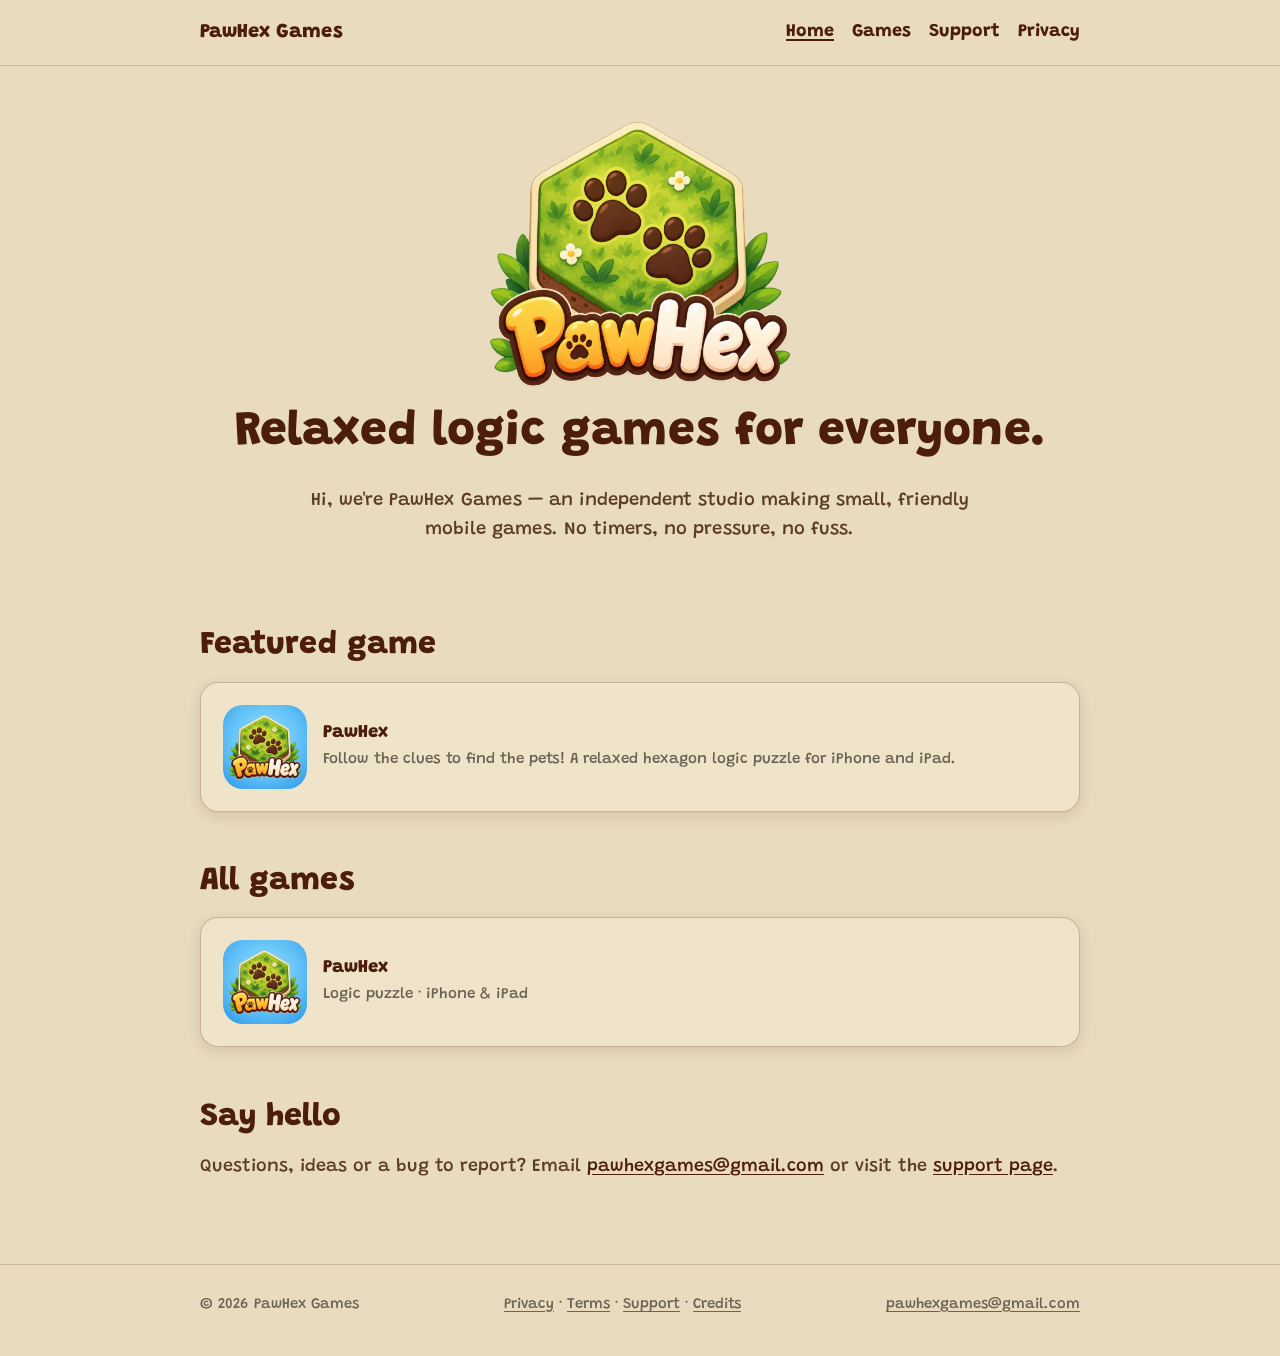
<file: index.html>
<!doctype html>
<html lang="en">
<head>
<meta charset="utf-8">
<meta name="viewport" content="width=device-width, initial-scale=1">
<title>PawHex Games — indie mobile games</title>
<meta name="description" content="Relaxed logic games for everyone, made by PawHex Games. First up: PawHex, a pet-themed logic puzzle for iPhone and iPad.">
<meta name="theme-color" content="#E8DBBE">
<link rel="canonical" href="https://fahey.io/">
<link rel="icon" href="/assets/favicon.png">
<link rel="stylesheet" href="/style.css">
<link rel="preload" href="/fonts/Grandstander_800ExtraBold.ttf" as="font" type="font/ttf" crossorigin>
<meta property="og:title" content="PawHex Games — indie mobile games">
<meta property="og:description" content="Relaxed logic games for everyone, made by PawHex Games. First up: PawHex, a pet-themed logic puzzle for iPhone and iPad.">
<meta property="og:type" content="website">
<meta property="og:url" content="https://fahey.io/">
<meta property="og:image" content="https://fahey.io/assets/og.png">
<meta name="twitter:card" content="summary_large_image">
</head>
<body>
<a class="skip" href="#main">Skip to content</a>
<header class="site-header"><div class="wrap">
<a class="brand" href="/">PawHex Games</a>
<nav class="nav" aria-label="Main">
<a href="/" aria-current="page">Home</a>
<a href="/games/pawhex/">Games</a>
<a href="/support/">Support</a>
<a href="/privacy/">Privacy</a>
</nav>
</div></header>
<main id="main"><div class="wrap">

<section class="hero">
<img class="logo" src="/assets/logo.png" alt="PawHex logo" width="520" height="459">
<h1>Relaxed logic games for everyone.</h1>
<p class="lede">Hi, we're PawHex Games &mdash; an independent studio making small, friendly mobile games. No timers, no pressure, no fuss.</p>
</section>

<h2>Featured game</h2>
<a class="card game-card" href="/games/pawhex/">
<img src="/assets/icon.png" alt="PawHex app icon" width="84" height="84">
<div><h3>PawHex</h3><p>Follow the clues to find the pets! A relaxed hexagon logic puzzle for iPhone and iPad.</p></div>
</a>

<h2>All games</h2>
<div class="grid">
<!-- To add a game, copy this whole <a> block, then change the link, icon, title and one-liner. -->
<a class="card game-card" href="/games/pawhex/">
<img src="/assets/icon.png" alt="" width="84" height="84">
<div><h3>PawHex</h3><p>Logic puzzle &middot; iPhone &amp; iPad</p></div>
</a>
</div>

<h2>Say hello</h2>
<p>Questions, ideas or a bug to report? Email <a href="mailto:pawhexgames@gmail.com">pawhexgames@gmail.com</a> or visit the <a href="/support/">support page</a>.</p>

</div></main>
<footer class="site-footer"><div class="wrap">
<span>&copy; 2026 PawHex Games</span>
<span><a href="/privacy/">Privacy</a> &middot; <a href="/terms/">Terms</a> &middot; <a href="/support/">Support</a> &middot; <a href="/credits/">Credits</a></span>
<span><a href="mailto:pawhexgames@gmail.com">pawhexgames@gmail.com</a></span>
</div></footer>
</body>
</html>
</file>
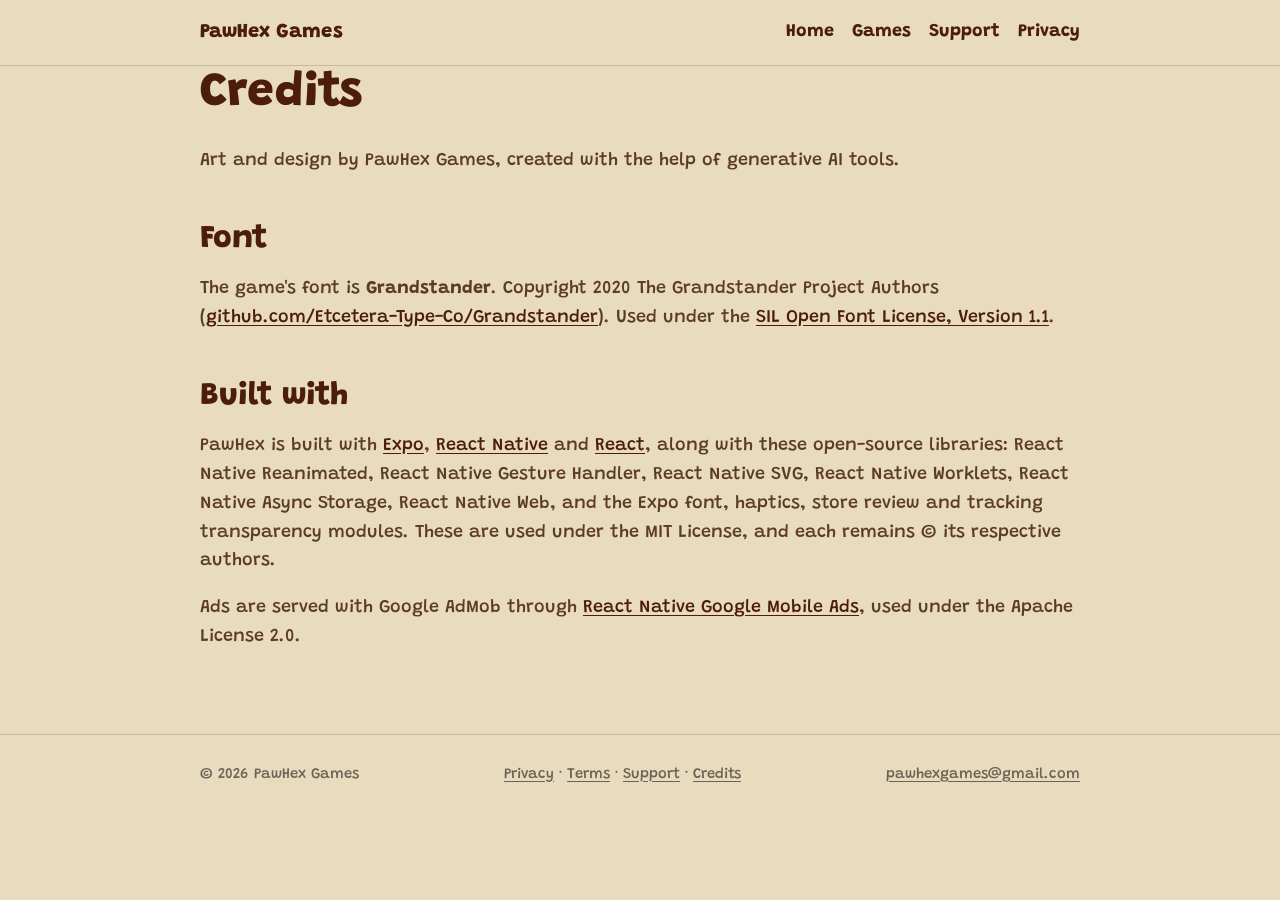
<file: credits/index.html>
<!doctype html>
<html lang="en">
<head>
<meta charset="utf-8">
<meta name="viewport" content="width=device-width, initial-scale=1">
<title>Credits — PawHex</title>
<meta name="description" content="Who made PawHex and what it is made with.">
<meta name="theme-color" content="#E8DBBE">
<link rel="canonical" href="https://fahey.io/credits/">
<link rel="icon" href="/assets/favicon.png">
<link rel="stylesheet" href="/style.css">
<link rel="preload" href="/fonts/Grandstander_800ExtraBold.ttf" as="font" type="font/ttf" crossorigin>
<meta property="og:title" content="Credits — PawHex">
<meta property="og:description" content="Who made PawHex and what it is made with.">
<meta property="og:type" content="website">
<meta property="og:url" content="https://fahey.io/credits/">
<meta property="og:image" content="https://fahey.io/assets/og.png">
<meta name="twitter:card" content="summary_large_image">
</head>
<body>
<a class="skip" href="#main">Skip to content</a>
<header class="site-header"><div class="wrap">
<a class="brand" href="/">PawHex Games</a>
<nav class="nav" aria-label="Main">
<a href="/">Home</a>
<a href="/games/pawhex/">Games</a>
<a href="/support/">Support</a>
<a href="/privacy/">Privacy</a>
</nav>
</div></header>
<main id="main"><div class="wrap">

<div class="prose">
<h1>Credits</h1>
<p>Art and design by PawHex Games, created with the help of generative AI tools.</p>

<h2>Font</h2>
<p>The game's font is <strong>Grandstander</strong>. Copyright 2020 The Grandstander Project Authors (<a href="https://github.com/Etcetera-Type-Co/Grandstander">github.com/Etcetera-Type-Co/Grandstander</a>). Used under the <a href="https://openfontlicense.org/">SIL Open Font License, Version 1.1</a>.</p>

<h2>Built with</h2>
<p>PawHex is built with <a href="https://expo.dev/">Expo</a>, <a href="https://reactnative.dev/">React Native</a> and <a href="https://react.dev/">React</a>, along with these open-source libraries: React Native Reanimated, React Native Gesture Handler, React Native SVG, React Native Worklets, React Native Async Storage, React Native Web, and the Expo font, haptics, store review and tracking transparency modules. These are used under the MIT License, and each remains &copy; its respective authors.</p>
<p>Ads are served with Google AdMob through <a href="https://github.com/invertase/react-native-google-mobile-ads">React Native Google Mobile Ads</a>, used under the Apache License 2.0.</p>
</div>

</div></main>
<footer class="site-footer"><div class="wrap">
<span>&copy; 2026 PawHex Games</span>
<span><a href="/privacy/">Privacy</a> &middot; <a href="/terms/">Terms</a> &middot; <a href="/support/">Support</a> &middot; <a href="/credits/">Credits</a></span>
<span><a href="mailto:pawhexgames@gmail.com">pawhexgames@gmail.com</a></span>
</div></footer>
</body>
</html>
</file>
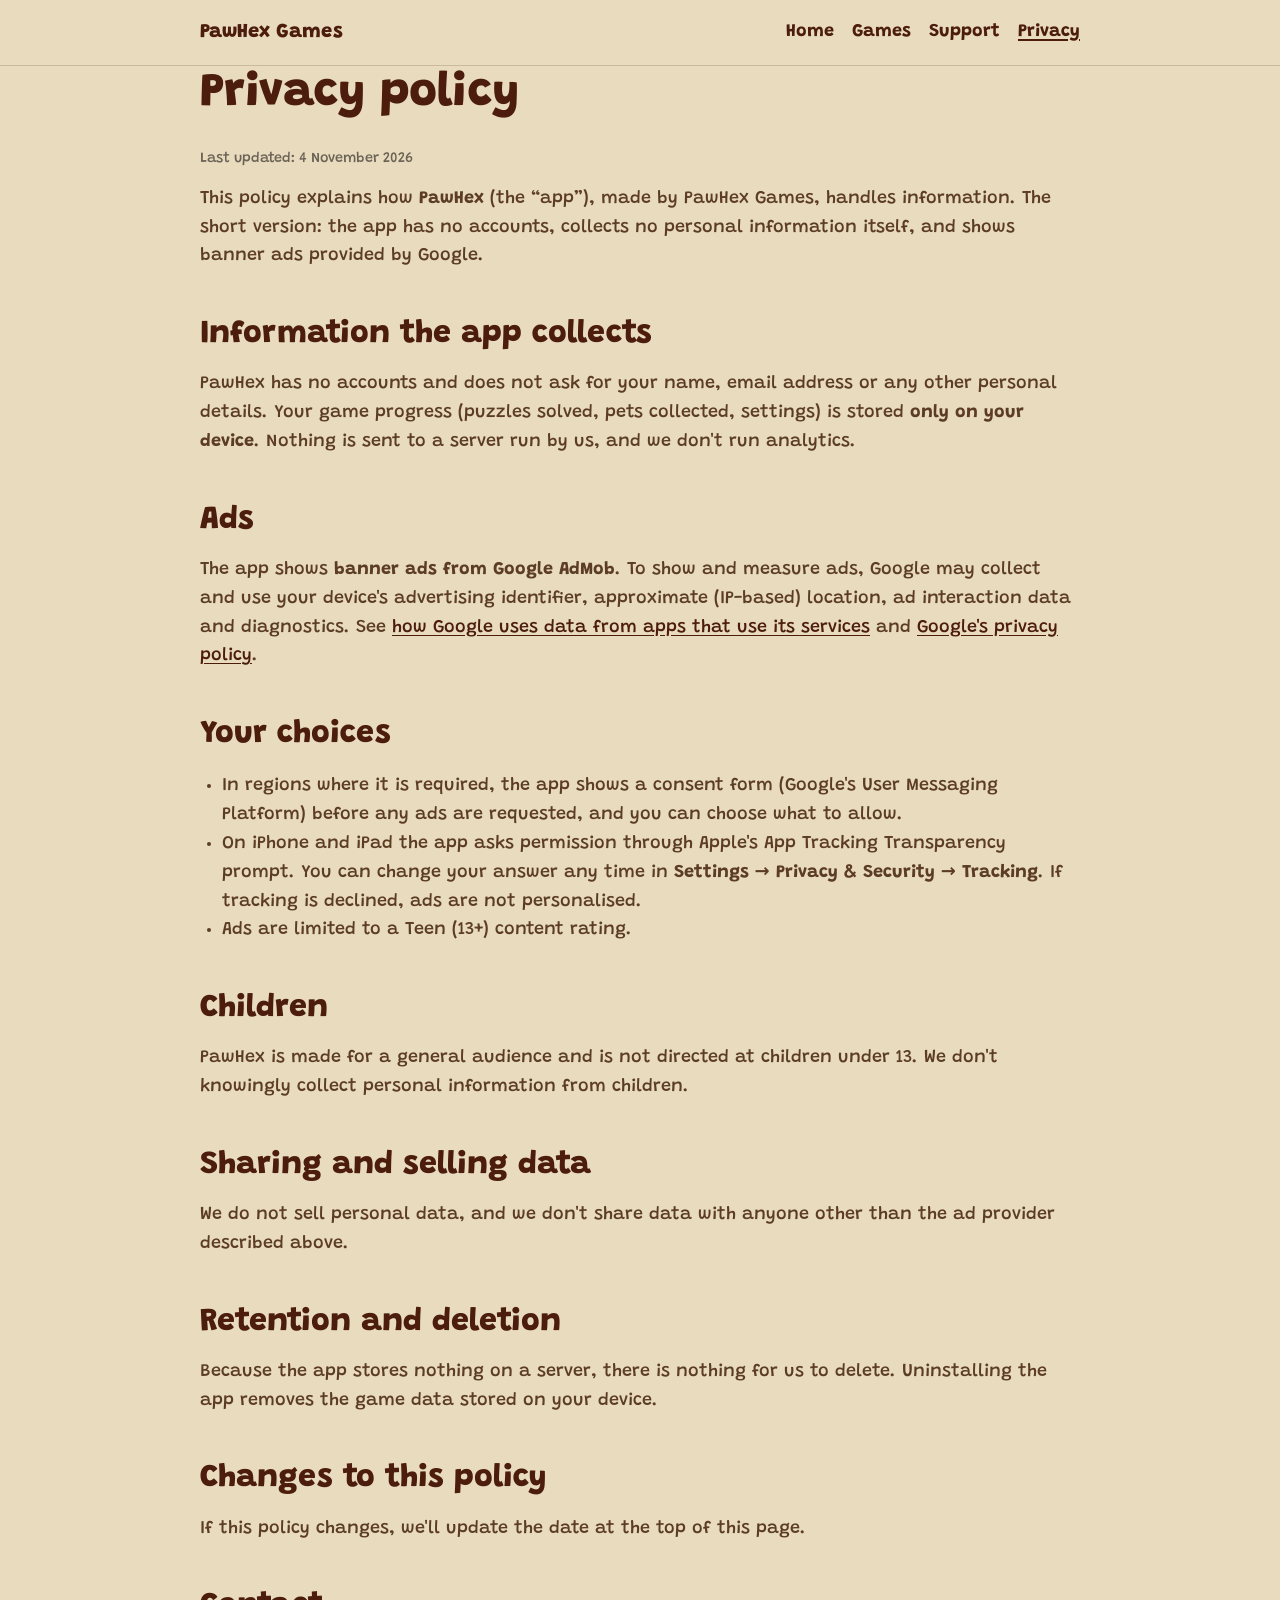
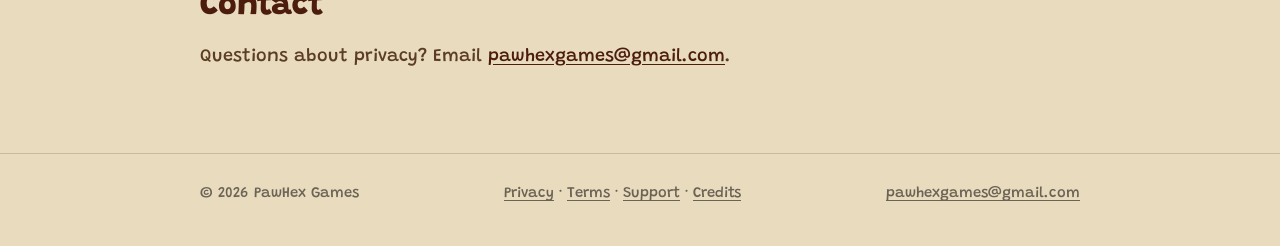
<file: privacy/index.html>
<!doctype html>
<html lang="en">
<head>
<meta charset="utf-8">
<meta name="viewport" content="width=device-width, initial-scale=1">
<title>PawHex privacy policy</title>
<meta name="description" content="How PawHex handles your information: no accounts, no personal data collected by the app, and Google AdMob banner ads.">
<meta name="theme-color" content="#E8DBBE">
<link rel="canonical" href="https://fahey.io/privacy/">
<link rel="icon" href="/assets/favicon.png">
<link rel="stylesheet" href="/style.css">
<link rel="preload" href="/fonts/Grandstander_800ExtraBold.ttf" as="font" type="font/ttf" crossorigin>
<meta property="og:title" content="PawHex privacy policy">
<meta property="og:description" content="How PawHex handles your information: no accounts, no personal data collected by the app, and Google AdMob banner ads.">
<meta property="og:type" content="website">
<meta property="og:url" content="https://fahey.io/privacy/">
<meta property="og:image" content="https://fahey.io/assets/og.png">
<meta name="twitter:card" content="summary_large_image">
</head>
<body>
<a class="skip" href="#main">Skip to content</a>
<header class="site-header"><div class="wrap">
<a class="brand" href="/">PawHex Games</a>
<nav class="nav" aria-label="Main">
<a href="/">Home</a>
<a href="/games/pawhex/">Games</a>
<a href="/support/">Support</a>
<a href="/privacy/" aria-current="page">Privacy</a>
</nav>
</div></header>
<main id="main"><div class="wrap">

<div class="prose">
<h1>Privacy policy</h1>
<p class="small">Last updated: 4 November 2026</p>
<p>This policy explains how <strong>PawHex</strong> (the &ldquo;app&rdquo;), made by PawHex Games, handles information. The short version: the app has no accounts, collects no personal information itself, and shows banner ads provided by Google.</p>

<h2>Information the app collects</h2>
<p>PawHex has no accounts and does not ask for your name, email address or any other personal details. Your game progress (puzzles solved, pets collected, settings) is stored <strong>only on your device</strong>. Nothing is sent to a server run by us, and we don't run analytics.</p>

<h2>Ads</h2>
<p>The app shows <strong>banner ads from Google AdMob</strong>. To show and measure ads, Google may collect and use your device's advertising identifier, approximate (IP-based) location, ad interaction data and diagnostics. See <a href="https://policies.google.com/technologies/partner-sites">how Google uses data from apps that use its services</a> and <a href="https://policies.google.com/privacy">Google's privacy policy</a>.</p>

<h2>Your choices</h2>
<ul>
<li>In regions where it is required, the app shows a consent form (Google's User Messaging Platform) before any ads are requested, and you can choose what to allow.</li>
<li>On iPhone and iPad the app asks permission through Apple's App Tracking Transparency prompt. You can change your answer any time in <strong>Settings &rarr; Privacy &amp; Security &rarr; Tracking</strong>. If tracking is declined, ads are not personalised.</li>
<li>Ads are limited to a Teen (13+) content rating.</li>
</ul>

<h2>Children</h2>
<p>PawHex is made for a general audience and is not directed at children under 13. We don't knowingly collect personal information from children.</p>

<h2>Sharing and selling data</h2>
<p>We do not sell personal data, and we don't share data with anyone other than the ad provider described above.</p>

<h2>Retention and deletion</h2>
<p>Because the app stores nothing on a server, there is nothing for us to delete. Uninstalling the app removes the game data stored on your device.</p>

<h2>Changes to this policy</h2>
<p>If this policy changes, we'll update the date at the top of this page.</p>

<h2>Contact</h2>
<p>Questions about privacy? Email <a href="mailto:pawhexgames@gmail.com">pawhexgames@gmail.com</a>.</p>
</div>

</div></main>
<footer class="site-footer"><div class="wrap">
<span>&copy; 2026 PawHex Games</span>
<span><a href="/privacy/">Privacy</a> &middot; <a href="/terms/">Terms</a> &middot; <a href="/support/">Support</a> &middot; <a href="/credits/">Credits</a></span>
<span><a href="mailto:pawhexgames@gmail.com">pawhexgames@gmail.com</a></span>
</div></footer>
</body>
</html>
</file>
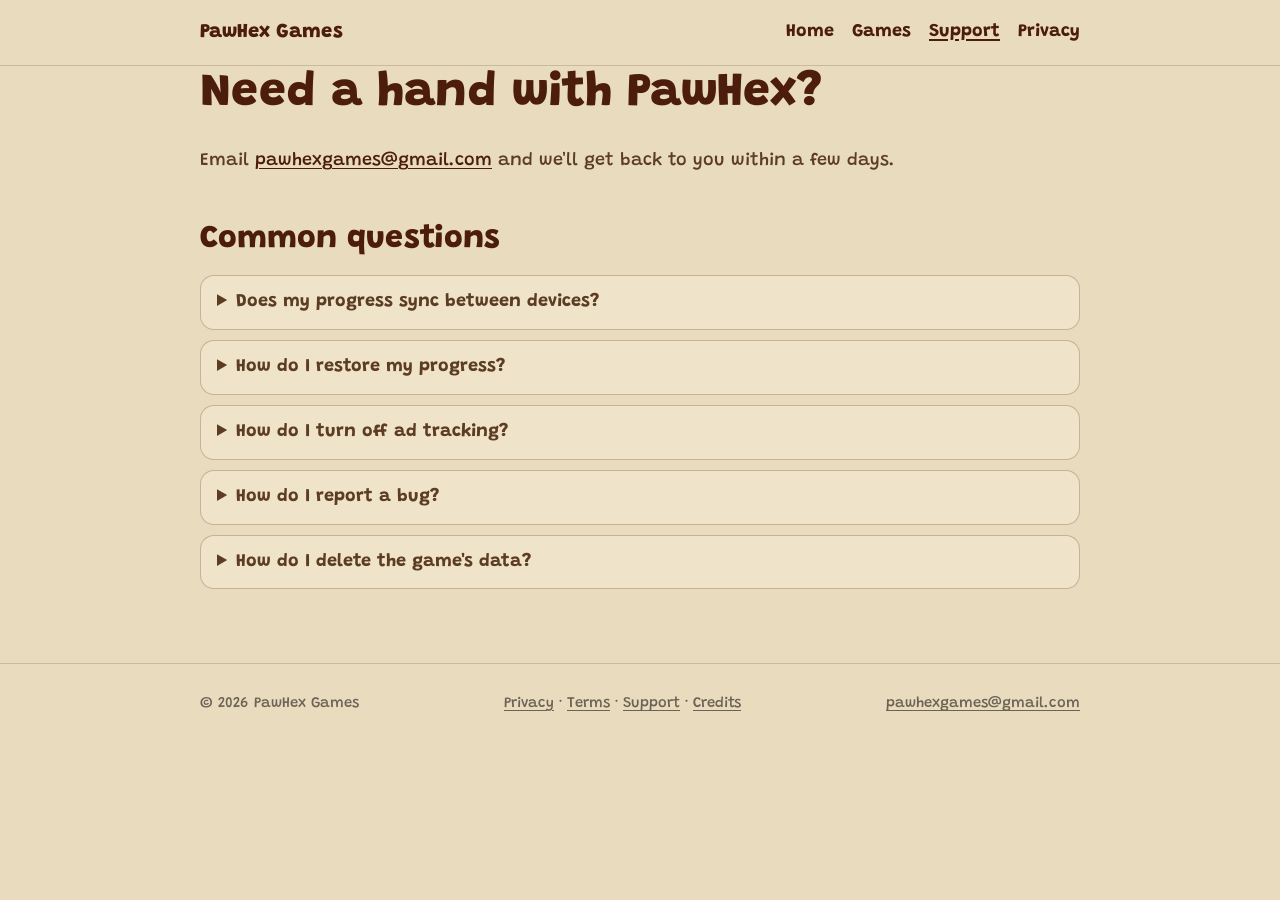
<file: support/index.html>
<!doctype html>
<html lang="en">
<head>
<meta charset="utf-8">
<meta name="viewport" content="width=device-width, initial-scale=1">
<title>PawHex support</title>
<meta name="description" content="Need a hand with PawHex? Contact us and read answers to common questions.">
<meta name="theme-color" content="#E8DBBE">
<link rel="canonical" href="https://fahey.io/support/">
<link rel="icon" href="/assets/favicon.png">
<link rel="stylesheet" href="/style.css">
<link rel="preload" href="/fonts/Grandstander_800ExtraBold.ttf" as="font" type="font/ttf" crossorigin>
<meta property="og:title" content="PawHex support">
<meta property="og:description" content="Need a hand with PawHex? Contact us and read answers to common questions.">
<meta property="og:type" content="website">
<meta property="og:url" content="https://fahey.io/support/">
<meta property="og:image" content="https://fahey.io/assets/og.png">
<meta name="twitter:card" content="summary_large_image">
</head>
<body>
<a class="skip" href="#main">Skip to content</a>
<header class="site-header"><div class="wrap">
<a class="brand" href="/">PawHex Games</a>
<nav class="nav" aria-label="Main">
<a href="/">Home</a>
<a href="/games/pawhex/">Games</a>
<a href="/support/" aria-current="page">Support</a>
<a href="/privacy/">Privacy</a>
</nav>
</div></header>
<main id="main"><div class="wrap">

<div class="prose">
<h1>Need a hand with PawHex?</h1>
<p>Email <a href="mailto:pawhexgames@gmail.com">pawhexgames@gmail.com</a> and we'll get back to you within a few days.</p>

<h2>Common questions</h2>
<details><summary>Does my progress sync between devices?</summary><p>No. Progress is stored on the device you play on, so a different device starts fresh.</p></details>
<details><summary>How do I restore my progress?</summary><p>Game data lives only on your device, so it does not carry over if you delete the app or move to a new device. Keep the app installed on your current device to keep your progress.</p></details>
<details><summary>How do I turn off ad tracking?</summary><p>Open <strong>Settings &rarr; Privacy &amp; Security &rarr; Tracking</strong> on your device and switch tracking off for PawHex. Ads will then not be personalised.</p></details>
<details><summary>How do I report a bug?</summary><p>Email <a href="mailto:pawhexgames@gmail.com">pawhexgames@gmail.com</a> and include your device model, your iOS version, and a short description of what happened (a screenshot helps).</p></details>
<details><summary>How do I delete the game's data?</summary><p>Delete the app from your device. The game stores nothing anywhere else.</p></details>
</div>

</div></main>
<footer class="site-footer"><div class="wrap">
<span>&copy; 2026 PawHex Games</span>
<span><a href="/privacy/">Privacy</a> &middot; <a href="/terms/">Terms</a> &middot; <a href="/support/">Support</a> &middot; <a href="/credits/">Credits</a></span>
<span><a href="mailto:pawhexgames@gmail.com">pawhexgames@gmail.com</a></span>
</div></footer>
</body>
</html>
</file>
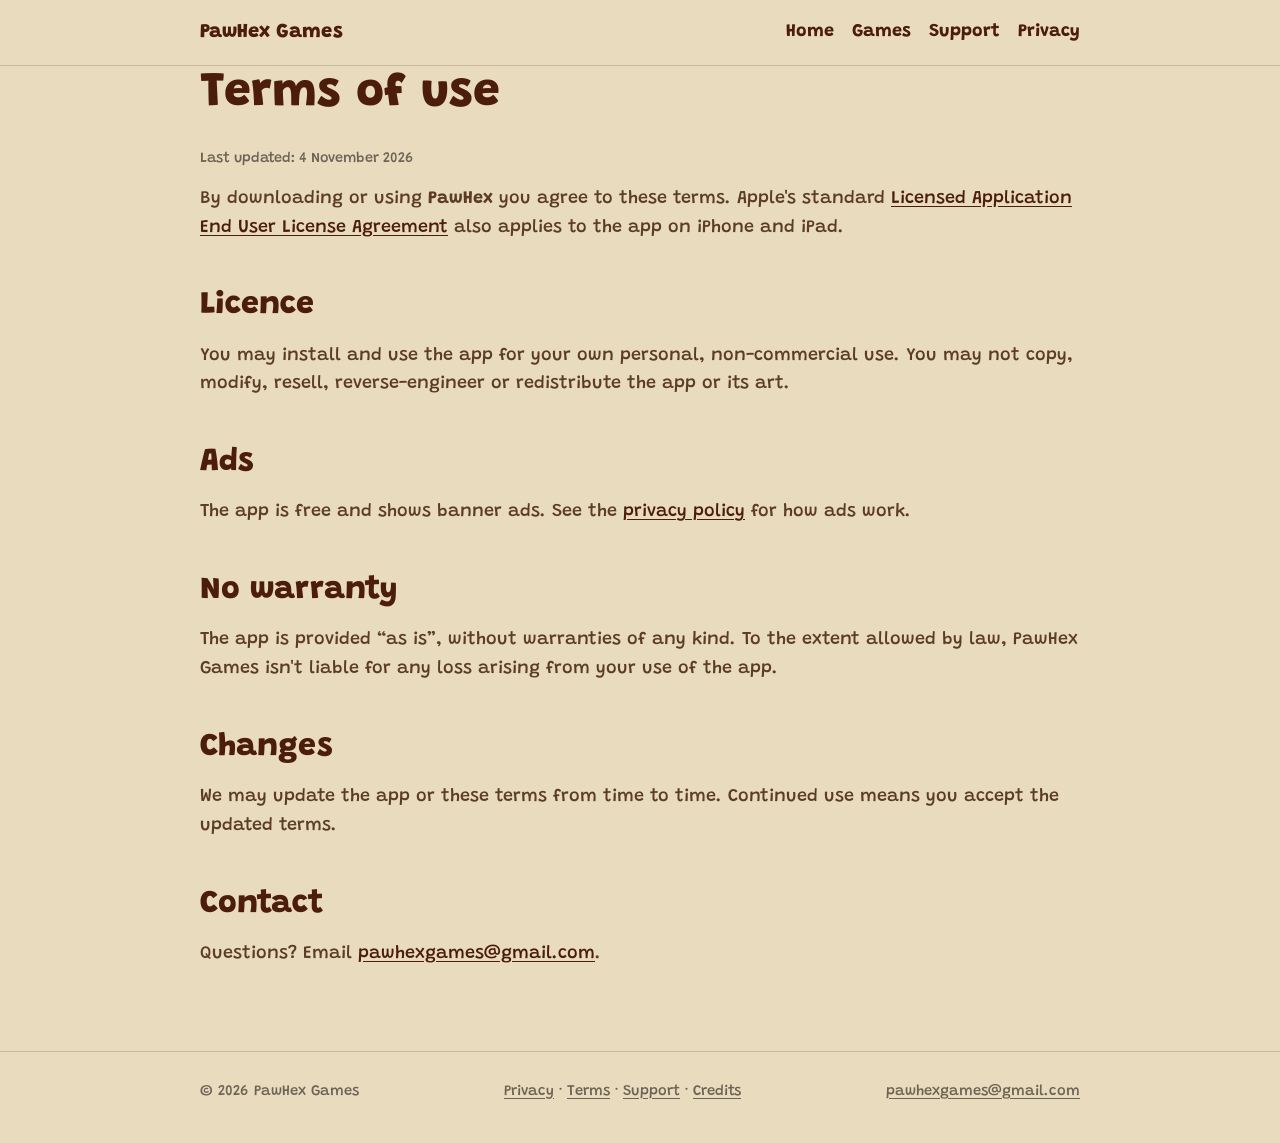
<file: terms/index.html>
<!doctype html>
<html lang="en">
<head>
<meta charset="utf-8">
<meta name="viewport" content="width=device-width, initial-scale=1">
<title>PawHex terms of use</title>
<meta name="description" content="The terms for using the PawHex app.">
<meta name="theme-color" content="#E8DBBE">
<link rel="canonical" href="https://fahey.io/terms/">
<link rel="icon" href="/assets/favicon.png">
<link rel="stylesheet" href="/style.css">
<link rel="preload" href="/fonts/Grandstander_800ExtraBold.ttf" as="font" type="font/ttf" crossorigin>
<meta property="og:title" content="PawHex terms of use">
<meta property="og:description" content="The terms for using the PawHex app.">
<meta property="og:type" content="website">
<meta property="og:url" content="https://fahey.io/terms/">
<meta property="og:image" content="https://fahey.io/assets/og.png">
<meta name="twitter:card" content="summary_large_image">
</head>
<body>
<a class="skip" href="#main">Skip to content</a>
<header class="site-header"><div class="wrap">
<a class="brand" href="/">PawHex Games</a>
<nav class="nav" aria-label="Main">
<a href="/">Home</a>
<a href="/games/pawhex/">Games</a>
<a href="/support/">Support</a>
<a href="/privacy/">Privacy</a>
</nav>
</div></header>
<main id="main"><div class="wrap">

<div class="prose">
<h1>Terms of use</h1>
<p class="small">Last updated: 4 November 2026</p>
<p>By downloading or using <strong>PawHex</strong> you agree to these terms. Apple's standard <a href="https://www.apple.com/legal/internet-services/itunes/dev/stdeula/">Licensed Application End User License Agreement</a> also applies to the app on iPhone and iPad.</p>
<h2>Licence</h2>
<p>You may install and use the app for your own personal, non-commercial use. You may not copy, modify, resell, reverse-engineer or redistribute the app or its art.</p>
<h2>Ads</h2>
<p>The app is free and shows banner ads. See the <a href="/privacy/">privacy policy</a> for how ads work.</p>
<h2>No warranty</h2>
<p>The app is provided &ldquo;as is&rdquo;, without warranties of any kind. To the extent allowed by law, PawHex Games isn't liable for any loss arising from your use of the app.</p>
<h2>Changes</h2>
<p>We may update the app or these terms from time to time. Continued use means you accept the updated terms.</p>
<h2>Contact</h2>
<p>Questions? Email <a href="mailto:pawhexgames@gmail.com">pawhexgames@gmail.com</a>.</p>
</div>

</div></main>
<footer class="site-footer"><div class="wrap">
<span>&copy; 2026 PawHex Games</span>
<span><a href="/privacy/">Privacy</a> &middot; <a href="/terms/">Terms</a> &middot; <a href="/support/">Support</a> &middot; <a href="/credits/">Credits</a></span>
<span><a href="mailto:pawhexgames@gmail.com">pawhexgames@gmail.com</a></span>
</div></footer>
</body>
</html>
</file>
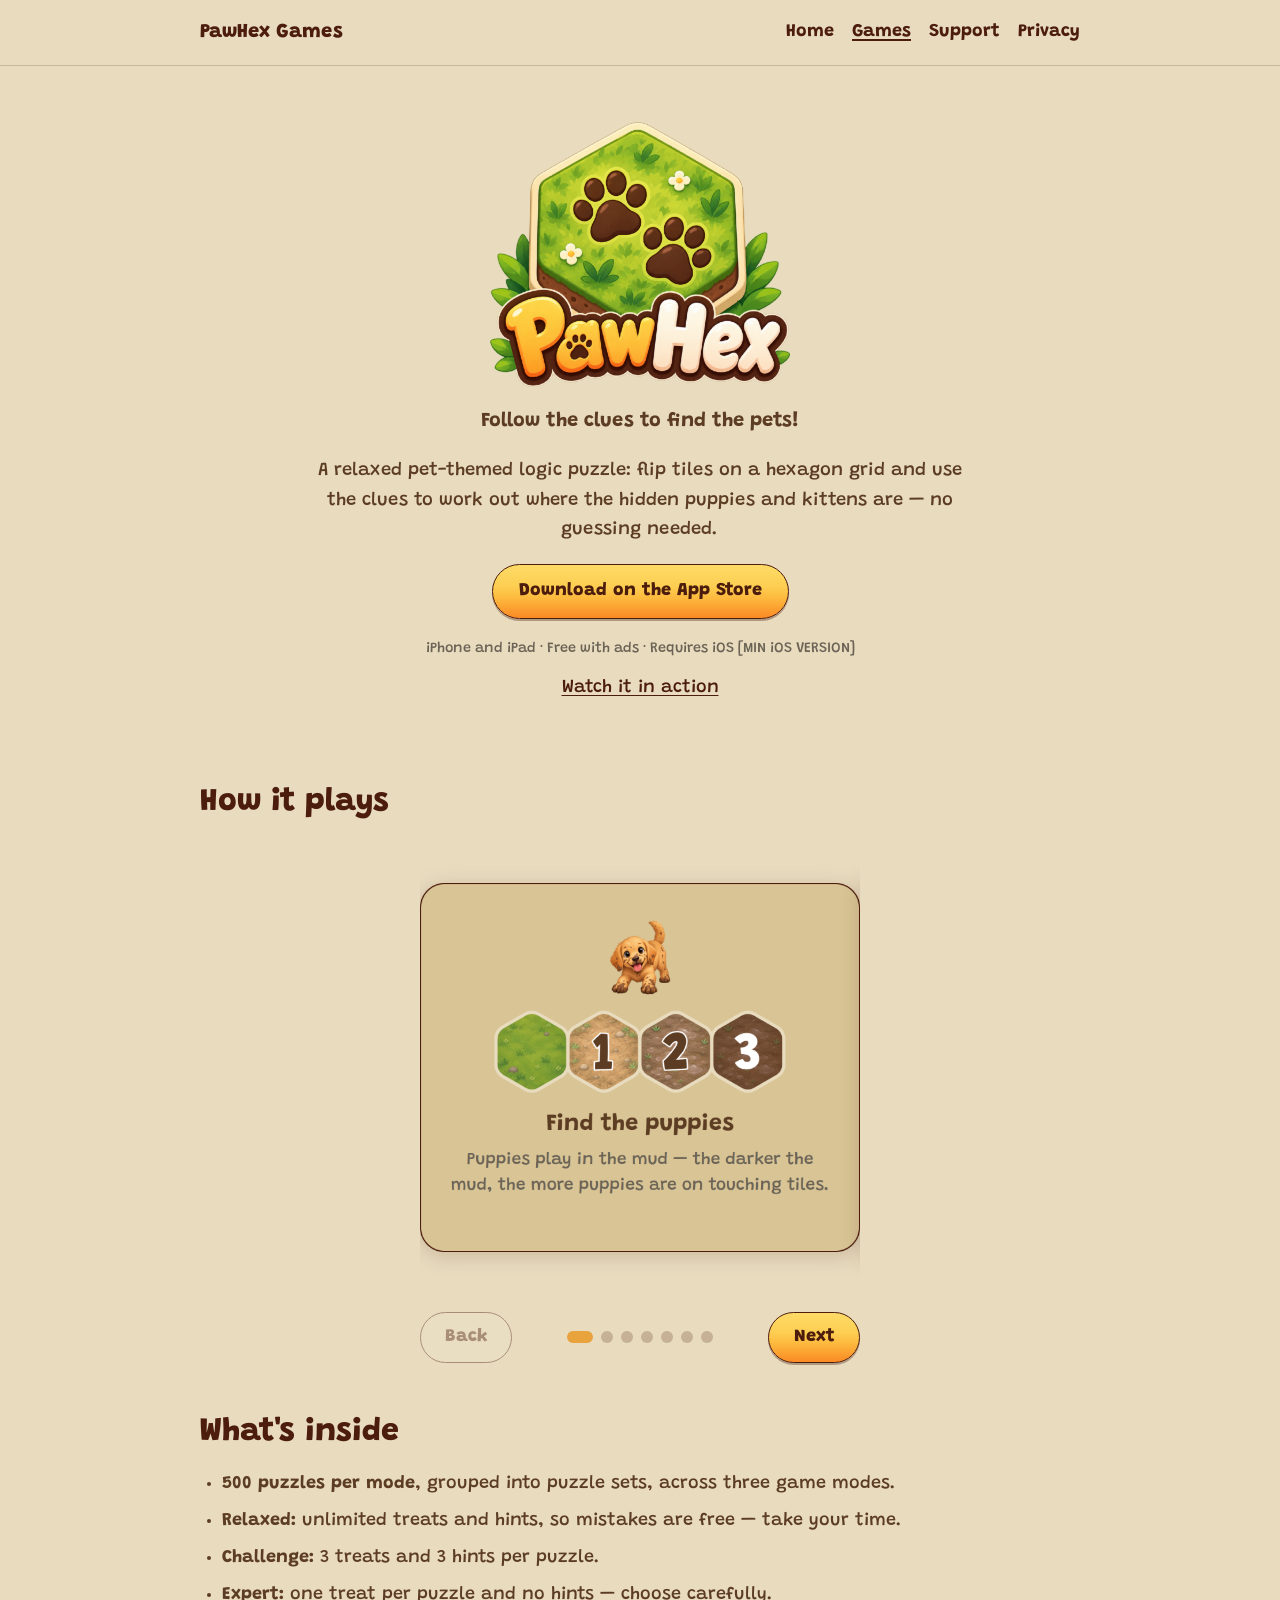
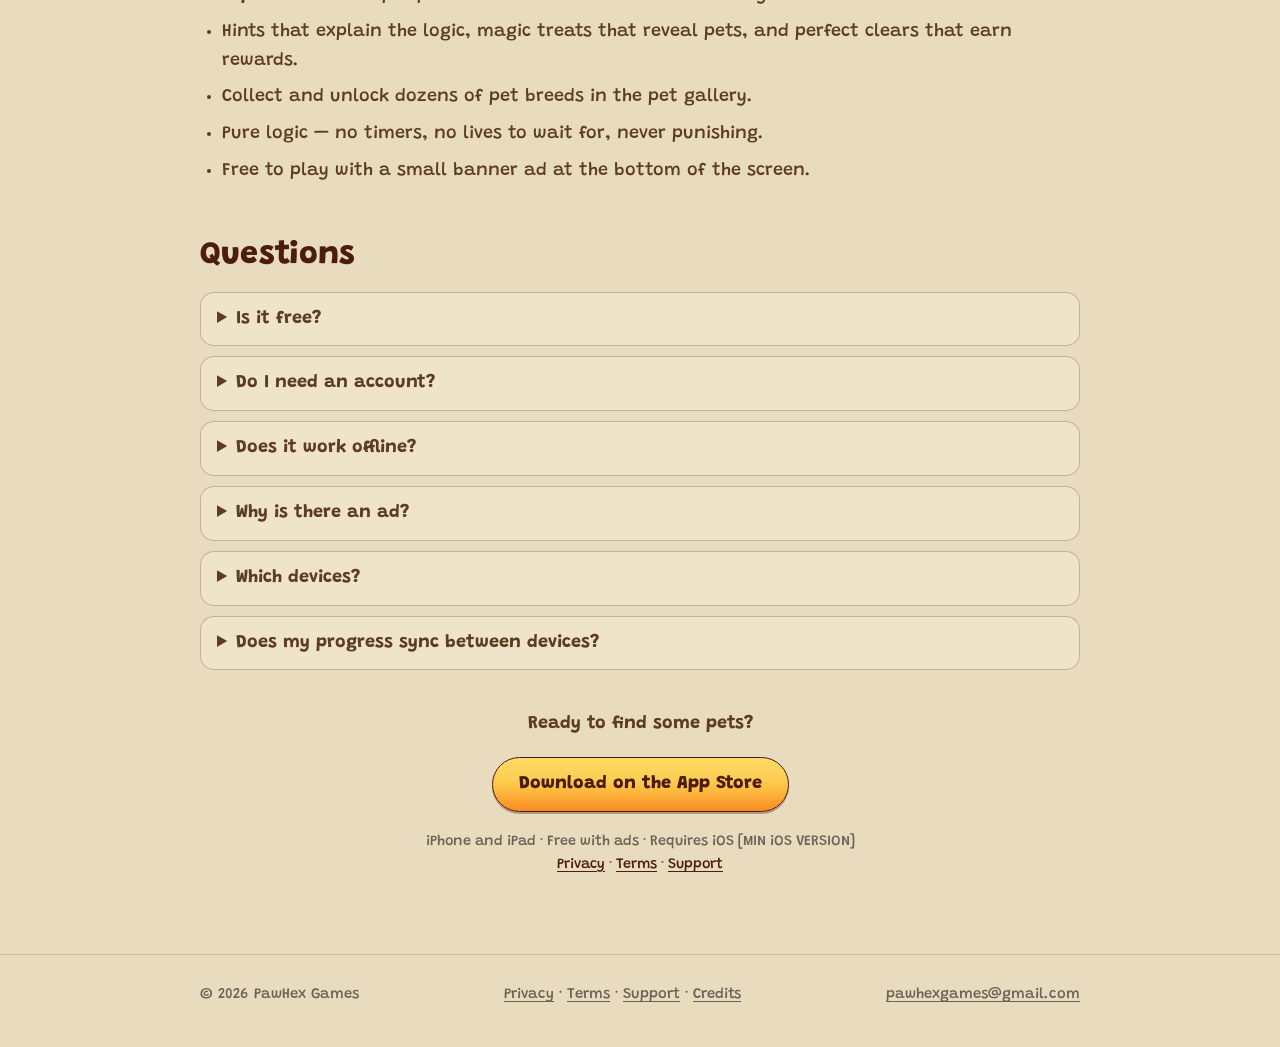
<file: games/pawhex/index.html>
<!doctype html>
<html lang="en">
<head>
<meta charset="utf-8">
<meta name="viewport" content="width=device-width, initial-scale=1">
<title>PawHex — a pet logic puzzle for iPhone and iPad</title>
<meta name="description" content="Follow the clues to find the pets! Flip tiles on a hexagon grid and use logic to find the hidden puppies and kittens. Free for iPhone and iPad.">
<meta name="theme-color" content="#E8DBBE">
<link rel="canonical" href="https://fahey.io/games/pawhex/">
<link rel="icon" href="/assets/favicon.png">
<link rel="stylesheet" href="/style.css">
<link rel="preload" href="/fonts/Grandstander_800ExtraBold.ttf" as="font" type="font/ttf" crossorigin>
<meta property="og:title" content="PawHex — a pet logic puzzle for iPhone and iPad">
<meta property="og:description" content="Follow the clues to find the pets! Flip tiles on a hexagon grid and use logic to find the hidden puppies and kittens. Free for iPhone and iPad.">
<meta property="og:type" content="website">
<meta property="og:url" content="https://fahey.io/games/pawhex/">
<meta property="og:image" content="https://fahey.io/assets/og.png">
<meta name="twitter:card" content="summary_large_image">
<meta name="apple-itunes-app" content="app-id=[APP ID]">
</head>
<body>
<a class="skip" href="#main">Skip to content</a>
<header class="site-header"><div class="wrap">
<a class="brand" href="/">PawHex Games</a>
<nav class="nav" aria-label="Main">
<a href="/">Home</a>
<a href="/games/pawhex/" aria-current="page">Games</a>
<a href="/support/">Support</a>
<a href="/privacy/">Privacy</a>
</nav>
</div></header>
<main id="main"><div class="wrap">

<section class="hero">
<img class="logo" src="/assets/logo.png" alt="PawHex" width="520" height="459">
<p class="tagline">Follow the clues to find the pets!</p>
<p class="lede">A relaxed pet-themed logic puzzle: flip tiles on a hexagon grid and use the clues to work out where the hidden puppies and kittens are &mdash; no guessing needed.</p>
<p><a class="btn" href="[APP STORE URL]">Download on the App Store</a></p>
<p class="small">iPhone and iPad &middot; Free with ads &middot; Requires iOS [MIN iOS VERSION]</p>
<p><a href="/games/pawhex/watch/">Watch it in action</a></p>
</section>

<h2>How it plays</h2>
<section class="howto" aria-roledescription="carousel" aria-label="How to play PawHex">
<div class="howto-track" id="howto-track" tabindex="0">
<figure class="howto-slide" id="howto-1" role="group" aria-roledescription="slide" aria-label="1 of 7"><img src="/assets/howto-1-puppies.png" alt="Find the puppies. Puppies play in the mud — the darker the mud, the more puppies are on touching tiles. The picture shows a puppy above four tiles: plain grass, then dirt marked 1, mud marked 2 and darker mud marked 3." width="720" height="604"></figure>
<figure class="howto-slide" id="howto-2" role="group" aria-roledescription="slide" aria-label="2 of 7"><img src="/assets/howto-2-kittens.png" alt="Find the kittens. Kittens can be found by their paw prints — the more paw prints, the more kittens are on touching tiles. The picture shows a kitten above four tiles with no paw prints, then one, two and three." width="720" height="644" loading="lazy"></figure>
<figure class="howto-slide" id="howto-3" role="group" aria-roledescription="slide" aria-label="3 of 7"><img src="/assets/howto-3-flip.png" alt="Tap or swipe to flip. Tap or swipe to flip a tile — but be careful not to scare a kitten or puppy away! The picture shows a scared-off kitten silhouette on a tile, with a finger tapping it." width="720" height="672" loading="lazy"></figure>
<figure class="howto-slide" id="howto-4" role="group" aria-roledescription="slide" aria-label="4 of 7"><img src="/assets/howto-4-hold.png" alt="Hold to find. Long tap to offer a treat if you think there is a kitten or puppy hiding there — but if they are not there, you have wasted the treat! The picture shows a finger holding a tile while a green ring fills, with a treat beside it." width="720" height="748" loading="lazy"></figure>
<figure class="howto-slide" id="howto-5" role="group" aria-roledescription="slide" aria-label="5 of 7"><img src="/assets/howto-5-no-two.png" alt="No two of a kind. Kittens never sit next to other kittens, and puppies never play next to other puppies — but kittens and puppies are sometimes found right next to each other." width="720" height="552" loading="lazy"></figure>
<figure class="howto-slide" id="howto-6" role="group" aria-roledescription="slide" aria-label="6 of 7"><img src="/assets/howto-6-pass.png" alt="Pass or perfect? Find enough pets to solve the puzzle. Find them all with no mistakes (and no hints!) to earn a magic treat." width="720" height="520" loading="lazy"></figure>
<figure class="howto-slide" id="howto-7" role="group" aria-roledescription="slide" aria-label="7 of 7"><img src="/assets/howto-7-magic.png" alt="Magic treats. Use a magic treat to instantly find any hidden puppies or kittens touching a discovered tile." width="720" height="544" loading="lazy"></figure>
</div>
<div class="howto-controls" id="howto-controls" hidden>
<button type="button" class="btn btn-quiet" id="howto-prev">Back</button>
<div class="howto-dots"><button type="button" class="howto-dot" data-i="0" aria-label="Go to card 1"></button><button type="button" class="howto-dot" data-i="1" aria-label="Go to card 2"></button><button type="button" class="howto-dot" data-i="2" aria-label="Go to card 3"></button><button type="button" class="howto-dot" data-i="3" aria-label="Go to card 4"></button><button type="button" class="howto-dot" data-i="4" aria-label="Go to card 5"></button><button type="button" class="howto-dot" data-i="5" aria-label="Go to card 6"></button><button type="button" class="howto-dot" data-i="6" aria-label="Go to card 7"></button></div>
<button type="button" class="btn" id="howto-next">Next</button>
</div>
</section>
<script>
(function () {
  var track = document.getElementById('howto-track');
  var controls = document.getElementById('howto-controls');
  if (!track || !controls) return;
  controls.hidden = false;
  var slides = track.querySelectorAll('.howto-slide');
  var dots = controls.querySelectorAll('.howto-dot');
  var prev = document.getElementById('howto-prev');
  var next = document.getElementById('howto-next');
  var reduce = window.matchMedia && window.matchMedia('(prefers-reduced-motion: reduce)').matches;
  function current() { return Math.round(track.scrollLeft / track.clientWidth); }
  function go(i) {
    i = Math.max(0, Math.min(slides.length - 1, i));
    track.scrollTo({ left: i * track.clientWidth, behavior: reduce ? 'auto' : 'smooth' });
  }
  function update() {
    var i = current();
    for (var d = 0; d < dots.length; d++) { dots[d].setAttribute('aria-current', d === i ? 'true' : 'false'); }
    prev.disabled = i === 0;
    next.disabled = i === slides.length - 1;
  }
  prev.addEventListener('click', function () { go(current() - 1); });
  next.addEventListener('click', function () { go(current() + 1); });
  for (var d = 0; d < dots.length; d++) { dots[d].addEventListener('click', (function (n) { return function () { go(n); }; })(d)); }
  track.addEventListener('scroll', function () { window.requestAnimationFrame(update); });
  track.addEventListener('keydown', function (e) {
    if (e.key === 'ArrowRight') { e.preventDefault(); go(current() + 1); }
    if (e.key === 'ArrowLeft') { e.preventDefault(); go(current() - 1); }
  });
  window.addEventListener('resize', function () { go(current()); });
  update();
})();
</script>

<h2>What's inside</h2>
<ul class="features">
<li><strong>500 puzzles per mode</strong>, grouped into puzzle sets, across three game modes.</li>
<li><strong>Relaxed:</strong> unlimited treats and hints, so mistakes are free &mdash; take your time.</li>
<li><strong>Challenge:</strong> 3 treats and 3 hints per puzzle.</li>
<li><strong>Expert:</strong> one treat per puzzle and no hints &mdash; choose carefully.</li>
<li>Hints that explain the logic, magic treats that reveal pets, and perfect clears that earn rewards.</li>
<li>Collect and unlock dozens of pet breeds in the pet gallery.</li>
<li>Pure logic &mdash; no timers, no lives to wait for, never punishing.</li>
<li>Free to play with a small banner ad at the bottom of the screen.</li>
</ul>

<h2>Questions</h2>
<details><summary>Is it free?</summary><p>Yes. PawHex is free to play, with a small banner ad at the bottom of the screen.</p></details>
<details><summary>Do I need an account?</summary><p>No. There are no accounts or sign-ups.</p></details>
<details><summary>Does it work offline?</summary><p>Yes. After you install it, you can play without a connection (the banner ad needs one to show).</p></details>
<details><summary>Why is there an ad?</summary><p>A single small banner helps keep the game free. There are no pop-up or video ads.</p></details>
<details><summary>Which devices?</summary><p>iPhone and iPad.</p></details>
<details><summary>Does my progress sync between devices?</summary><p>No &mdash; your progress is stored on the device you play on.</p></details>

<div class="cta"><p><strong>Ready to find some pets?</strong></p><p><a class="btn" href="[APP STORE URL]">Download on the App Store</a></p></div>
<p class="small" style="text-align:center">iPhone and iPad &middot; Free with ads &middot; Requires iOS [MIN iOS VERSION]<br><a href="/privacy/">Privacy</a> &middot; <a href="/terms/">Terms</a> &middot; <a href="/support/">Support</a></p>

</div></main>
<footer class="site-footer"><div class="wrap">
<span>&copy; 2026 PawHex Games</span>
<span><a href="/privacy/">Privacy</a> &middot; <a href="/terms/">Terms</a> &middot; <a href="/support/">Support</a> &middot; <a href="/credits/">Credits</a></span>
<span><a href="mailto:pawhexgames@gmail.com">pawhexgames@gmail.com</a></span>
</div></footer>
</body>
</html>
</file>
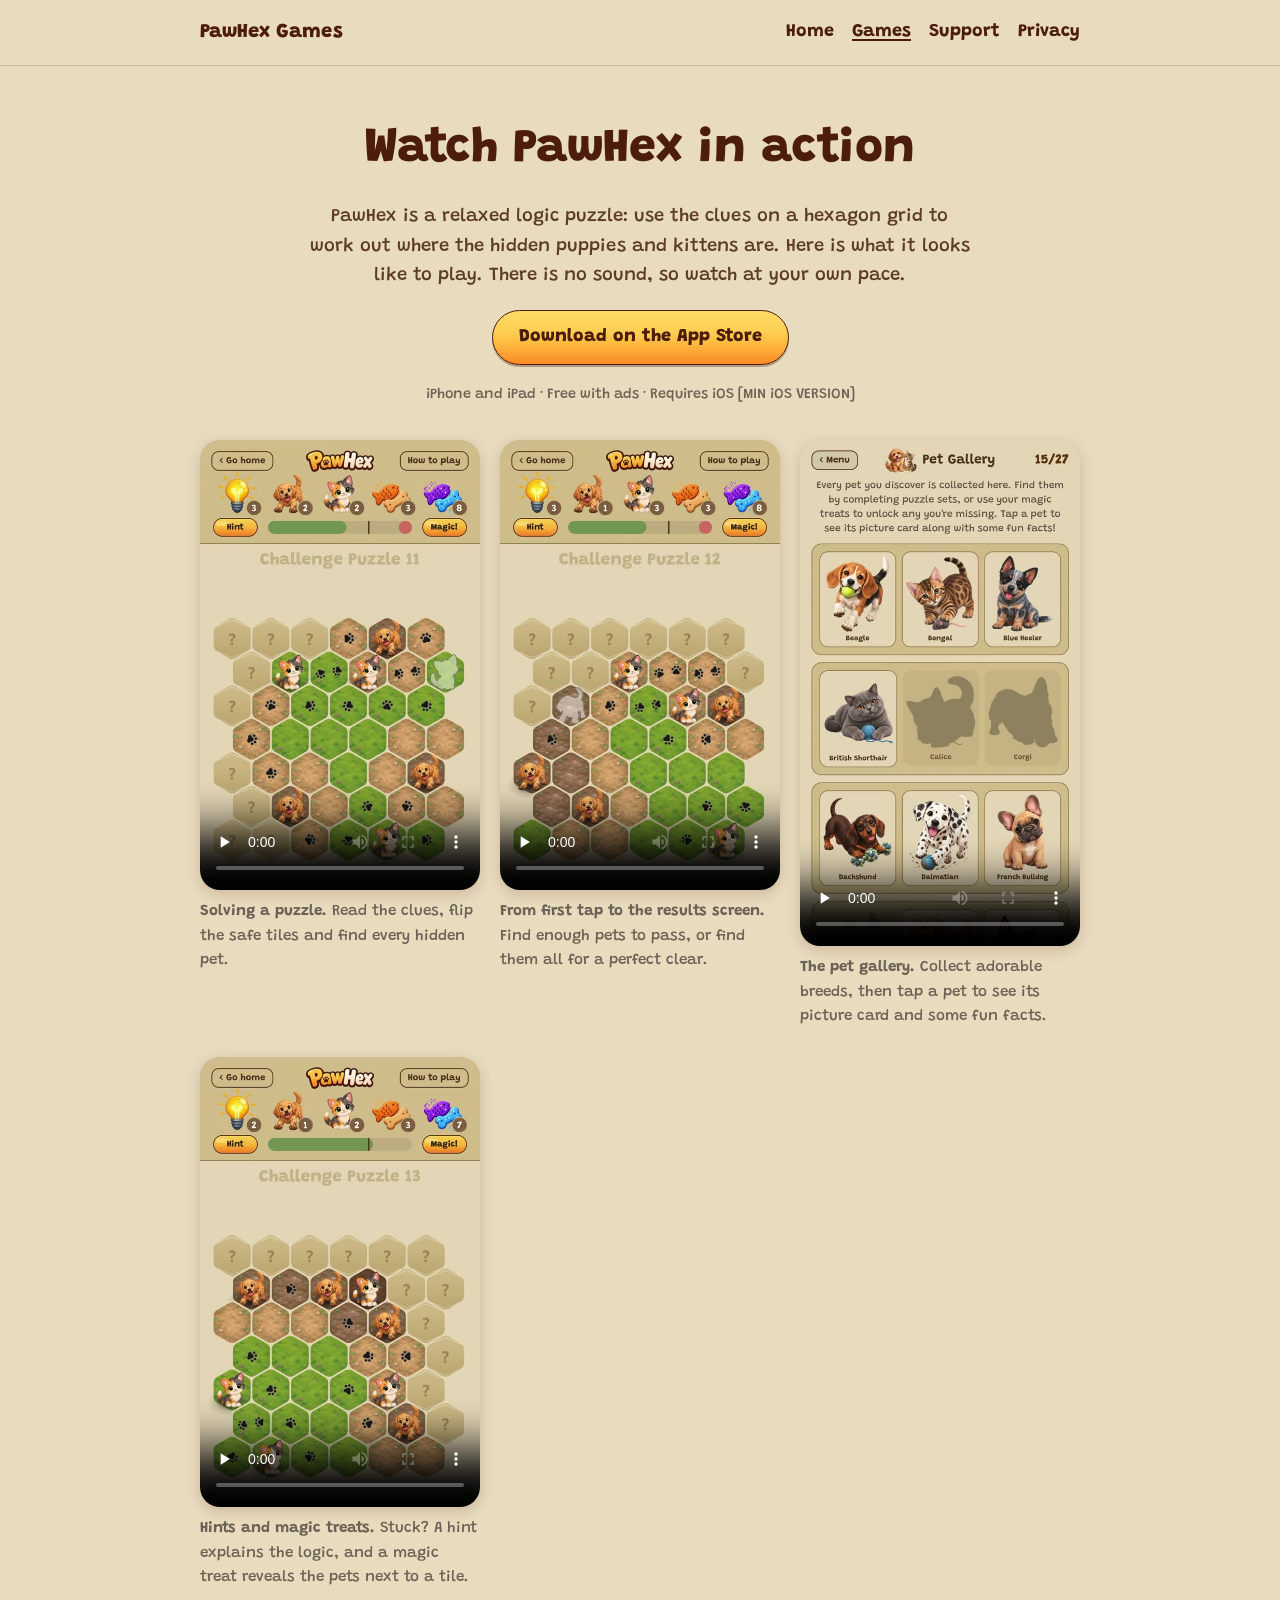
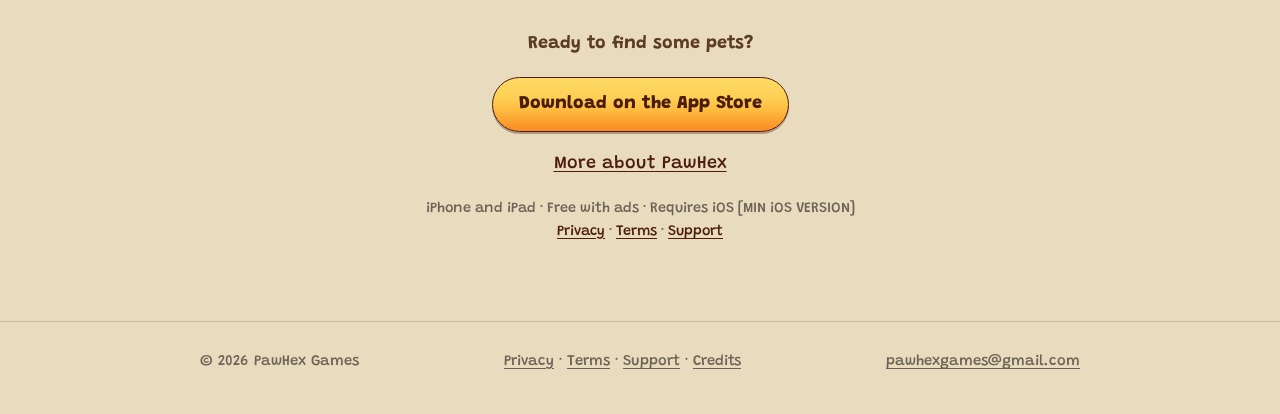
<file: games/pawhex/watch/index.html>
<!doctype html>
<html lang="en">
<head>
<meta charset="utf-8">
<meta name="viewport" content="width=device-width, initial-scale=1">
<title>Watch PawHex in action</title>
<meta name="description" content="See PawHex in action: short gameplay videos of the relaxed pet logic puzzle for iPhone and iPad.">
<meta name="theme-color" content="#E8DBBE">
<link rel="canonical" href="https://fahey.io/games/pawhex/watch/">
<link rel="icon" href="/assets/favicon.png">
<link rel="stylesheet" href="/style.css">
<link rel="preload" href="/fonts/Grandstander_800ExtraBold.ttf" as="font" type="font/ttf" crossorigin>
<meta property="og:title" content="Watch PawHex in action">
<meta property="og:description" content="Short gameplay videos of PawHex, a relaxed pet logic puzzle for iPhone and iPad.">
<meta property="og:type" content="website">
<meta property="og:url" content="https://fahey.io/games/pawhex/watch/">
<meta property="og:image" content="https://fahey.io/assets/og.png">
<meta name="twitter:card" content="summary_large_image">
<meta name="apple-itunes-app" content="app-id=[APP ID]">
</head>
<body>
<a class="skip" href="#main">Skip to content</a>
<header class="site-header"><div class="wrap">
<a class="brand" href="/">PawHex Games</a>
<nav class="nav" aria-label="Main">
<a href="/">Home</a>
<a href="/games/pawhex/" aria-current="page">Games</a>
<a href="/support/">Support</a>
<a href="/privacy/">Privacy</a>
</nav>
</div></header>
<main id="main"><div class="wrap">

<section class="hero">
<h1>Watch PawHex in action</h1>
<p class="lede">PawHex is a relaxed logic puzzle: use the clues on a hexagon grid to work out where the hidden puppies and kittens are. Here is what it looks like to play. There is no sound, so watch at your own pace.</p>
<p><a class="btn" href="[APP STORE URL]">Download on the App Store</a></p>
<p class="small">iPhone and iPad &middot; Free with ads &middot; Requires iOS [MIN iOS VERSION]</p>
</section>

<section class="videos" aria-label="Gameplay videos">

<figure class="video">
<video controls playsinline preload="none" poster="/assets/video/pawhex-demo-1.jpg" width="720" height="1156" aria-label="Solving a puzzle in PawHex, from the first clue to the next puzzle.">
<source src="/assets/video/pawhex-demo-1.mp4" type="video/mp4">
<a href="/assets/video/pawhex-demo-1.mp4">Watch the video</a>
</video>
<figcaption><strong>Solving a puzzle.</strong> Read the clues, flip the safe tiles and find every hidden pet.</figcaption>
</figure>

<figure class="video">
<video controls playsinline preload="none" poster="/assets/video/pawhex-demo-2.jpg" width="720" height="1156" aria-label="Working through a PawHex puzzle to the results screen.">
<source src="/assets/video/pawhex-demo-2.mp4" type="video/mp4">
<a href="/assets/video/pawhex-demo-2.mp4">Watch the video</a>
</video>
<figcaption><strong>From first tap to the results screen.</strong> Find enough pets to pass, or find them all for a perfect clear.</figcaption>
</figure>

<figure class="video">
<video controls playsinline preload="none" poster="/assets/video/pawhex-demo-3.jpg" width="720" height="1302" aria-label="Scrolling through the PawHex pet gallery and opening two pet cards.">
<source src="/assets/video/pawhex-demo-3.mp4" type="video/mp4">
<a href="/assets/video/pawhex-demo-3.mp4">Watch the video</a>
</video>
<figcaption><strong>The pet gallery.</strong> Collect adorable breeds, then tap a pet to see its picture card and some fun facts.</figcaption>
</figure>

<figure class="video">
<video controls playsinline preload="none" poster="/assets/video/pawhex-demo-4.jpg" width="720" height="1156" aria-label="Using a hint and a magic treat to solve a PawHex puzzle.">
<source src="/assets/video/pawhex-demo-4.mp4" type="video/mp4">
<a href="/assets/video/pawhex-demo-4.mp4">Watch the video</a>
</video>
<figcaption><strong>Hints and magic treats.</strong> Stuck? A hint explains the logic, and a magic treat reveals the pets next to a tile.</figcaption>
</figure>

</section>

<div class="cta"><p><strong>Ready to find some pets?</strong></p><p><a class="btn" href="[APP STORE URL]">Download on the App Store</a></p>
<p><a href="/games/pawhex/">More about PawHex</a></p></div>
<p class="small" style="text-align:center">iPhone and iPad &middot; Free with ads &middot; Requires iOS [MIN iOS VERSION]<br><a href="/privacy/">Privacy</a> &middot; <a href="/terms/">Terms</a> &middot; <a href="/support/">Support</a></p>

</div></main>
<footer class="site-footer"><div class="wrap">
<span>&copy; 2026 PawHex Games</span>
<span><a href="/privacy/">Privacy</a> &middot; <a href="/terms/">Terms</a> &middot; <a href="/support/">Support</a> &middot; <a href="/credits/">Credits</a></span>
<span><a href="mailto:pawhexgames@gmail.com">pawhexgames@gmail.com</a></span>
</div></footer>
</body>
</html>
</file>
<file: style.css>
@font-face { font-family: 'Grandstander'; font-weight: 500; font-display: swap; src: url('/fonts/Grandstander_500Medium.ttf') format('truetype'); }
@font-face { font-family: 'Grandstander'; font-weight: 700; font-display: swap; src: url('/fonts/Grandstander_700Bold.ttf') format('truetype'); }
@font-face { font-family: 'Grandstander'; font-weight: 800; font-display: swap; src: url('/fonts/Grandstander_800ExtraBold.ttf') format('truetype'); }

:root {
  --sand: #E8DBBE;
  --card: #D8C495;
  --card-soft: #EFE4C9;
  --ink: #5C3D23;
  --outline: #4C1C0C;
  --muted: #6B6355;
  --amber: #E8A33D;
  --grass: #7A9B5C;
  --radius: 18px;
}

* { box-sizing: border-box; }
html { -webkit-text-size-adjust: 100%; }
body {
  margin: 0;
  background: var(--sand);
  color: var(--ink);
  font-family: 'Grandstander', 'Trebuchet MS', system-ui, sans-serif;
  font-weight: 500;
  font-size: 17px;
  line-height: 1.6;
}
img { max-width: 100%; height: auto; }
a { color: var(--outline); text-underline-offset: 3px; }
a:focus-visible, .btn:focus-visible { outline: 3px solid var(--grass); outline-offset: 3px; border-radius: 8px; }
h1, h2, h3 { font-weight: 800; color: var(--outline); line-height: 1.2; margin: 0 0 .5em; }
h1 { font-size: clamp(2rem, 6vw, 3rem); }
h2 { font-size: clamp(1.5rem, 4.5vw, 2rem); margin-top: 1.6em; }
h3 { font-size: 1.15rem; }
p { margin: 0 0 1em; }

.wrap { width: min(100% - 32px, 880px); margin-inline: auto; }
.skip { position: absolute; left: -999px; }
.skip:focus { left: 16px; top: 16px; background: #fff; padding: 8px 12px; border-radius: 8px; z-index: 10; }

/* header / footer */
.site-header { border-bottom: 1px solid rgba(76, 28, 12, .18); }
.site-header .wrap { display: flex; flex-wrap: wrap; align-items: center; justify-content: space-between; gap: 8px 20px; padding: 14px 0; }
.brand { font-weight: 800; font-size: 1.25rem; color: var(--outline); text-decoration: none; }
.nav { display: flex; flex-wrap: wrap; gap: 4px 18px; }
.nav a { font-weight: 700; text-decoration: none; padding: 4px 0; }
.nav a:hover, .nav a[aria-current] { text-decoration: underline; text-decoration-thickness: 2px; }
.site-footer { margin-top: 56px; padding: 28px 0 40px; border-top: 1px solid rgba(76, 28, 12, .18); font-size: .92rem; color: var(--muted); }
.site-footer .wrap { display: flex; flex-wrap: wrap; justify-content: space-between; gap: 10px 24px; }
.site-footer a { color: var(--muted); }

/* buttons */
.btn {
  display: inline-block; text-decoration: none; cursor: pointer;
  font: inherit; font-weight: 800; color: var(--outline);
  padding: 12px 26px; border-radius: 999px; border: 1px solid var(--outline);
  background: linear-gradient(#FDDB66, #FDCE52 40%, #FDBC40 60%, #FA8A24);
  box-shadow: 0 2px 0 rgba(76, 28, 12, .35);
}
.btn:hover { filter: brightness(1.05); }
.btn-quiet { background: var(--card-soft); box-shadow: none; }
.btn[aria-disabled="true"] { opacity: .75; cursor: default; }

/* hero + sections */
.hero { text-align: center; padding: 36px 0 12px; }
.hero img.logo { width: min(300px, 70%); margin-bottom: 8px; }
.hero .tagline { font-size: 1.25rem; font-weight: 700; margin-bottom: 20px; }
.lede { font-size: 1.15rem; max-width: 36em; margin-inline: auto; }
.card {
  background: var(--card-soft); border: 1px solid rgba(76, 28, 12, .25);
  border-radius: var(--radius); padding: 22px; box-shadow: 0 4px 14px rgba(76, 28, 12, .12);
}
.grid { display: grid; gap: 16px; grid-template-columns: repeat(auto-fit, minmax(240px, 1fr)); }
.game-card { display: flex; gap: 16px; align-items: center; text-decoration: none; color: inherit; }
.game-card img { width: 84px; height: 84px; border-radius: 20px; flex: none; }
.game-card h3 { margin: 0 0 4px; }
.game-card p { margin: 0; color: var(--muted); font-size: .95rem; }
.steps { list-style: none; padding: 0; margin: 0; display: grid; gap: 14px; }
.steps li { display: flex; gap: 14px; align-items: center; }
.steps img { width: 64px; flex: none; }
.features { padding-left: 1.2em; }
.features li { margin-bottom: .45em; }
.pets { display: flex; flex-wrap: wrap; gap: 14px; justify-content: center; align-items: flex-end; }
.pets img { height: 120px; width: auto; }
.pets-sm img { height: 88px; }
.cta { text-align: center; margin-top: 40px; }
.small { font-size: .9rem; color: var(--muted); }
.note { background: rgba(122, 155, 92, .18); border-radius: 12px; padding: 12px 16px; font-size: .95rem; }
details { background: var(--card-soft); border: 1px solid rgba(76, 28, 12, .25); border-radius: 14px; padding: 12px 16px; margin-bottom: 10px; }
summary { cursor: pointer; font-weight: 700; }
details[open] summary { margin-bottom: 8px; }
main { padding-bottom: 8px; }
.prose h2 { margin-top: 1.4em; }
.prose ul { padding-left: 1.2em; }
@media (min-width: 700px) { body { font-size: 18px; } .hero { padding-top: 56px; } }

/* gameplay videos (portrait phone recordings, so keep them narrow) */
.videos { display: grid; gap: 28px 20px; grid-template-columns: repeat(auto-fit, minmax(240px, 1fr)); justify-items: center; margin-top: 8px; }
.video { margin: 0; width: 100%; max-width: 340px; }
.video video { display: block; width: 100%; height: auto; border-radius: 20px; background: var(--card); box-shadow: 0 4px 14px rgba(76, 28, 12, .18); }
.video figcaption { margin-top: 10px; font-size: .95rem; color: var(--muted); }

/* how-to-play carousel (the app's own cards) */
.howto { max-width: 440px; margin-inline: auto; }
.howto-track { display: flex; align-items: center; overflow-x: auto; scroll-snap-type: x mandatory; scrollbar-width: none; -webkit-overflow-scrolling: touch; border-radius: 22px; }
.howto-track::-webkit-scrollbar { display: none; }
.howto-track:focus-visible { outline: 3px solid var(--grass); outline-offset: 4px; }
.howto-slide { flex: 0 0 100%; margin: 0; scroll-snap-align: center; scroll-snap-stop: always; }
.howto-slide img { display: block; width: 100%; height: auto; border-radius: 20px; filter: drop-shadow(0 4px 10px rgba(76, 28, 12, .18)); }
.howto-controls { display: flex; align-items: center; justify-content: space-between; gap: 10px; margin-top: 16px; }
.howto-controls .btn { min-width: 92px; padding: 10px 18px; }
.howto-controls .btn:disabled { opacity: .4; cursor: default; filter: none; }
.howto-controls[hidden] { display: none; }
.howto-dots { display: flex; gap: 8px; flex-wrap: wrap; justify-content: center; }
.howto-dot { width: 12px; height: 12px; padding: 0; border-radius: 999px; border: 0; background: rgba(76, 28, 12, .22); cursor: pointer; }
.howto-dot[aria-current="true"] { background: var(--amber); width: 26px; }
.howto-dot:focus-visible { outline: 3px solid var(--grass); outline-offset: 2px; }
@media (prefers-reduced-motion: reduce) { .howto-track { scroll-behavior: auto; } }
</file>
